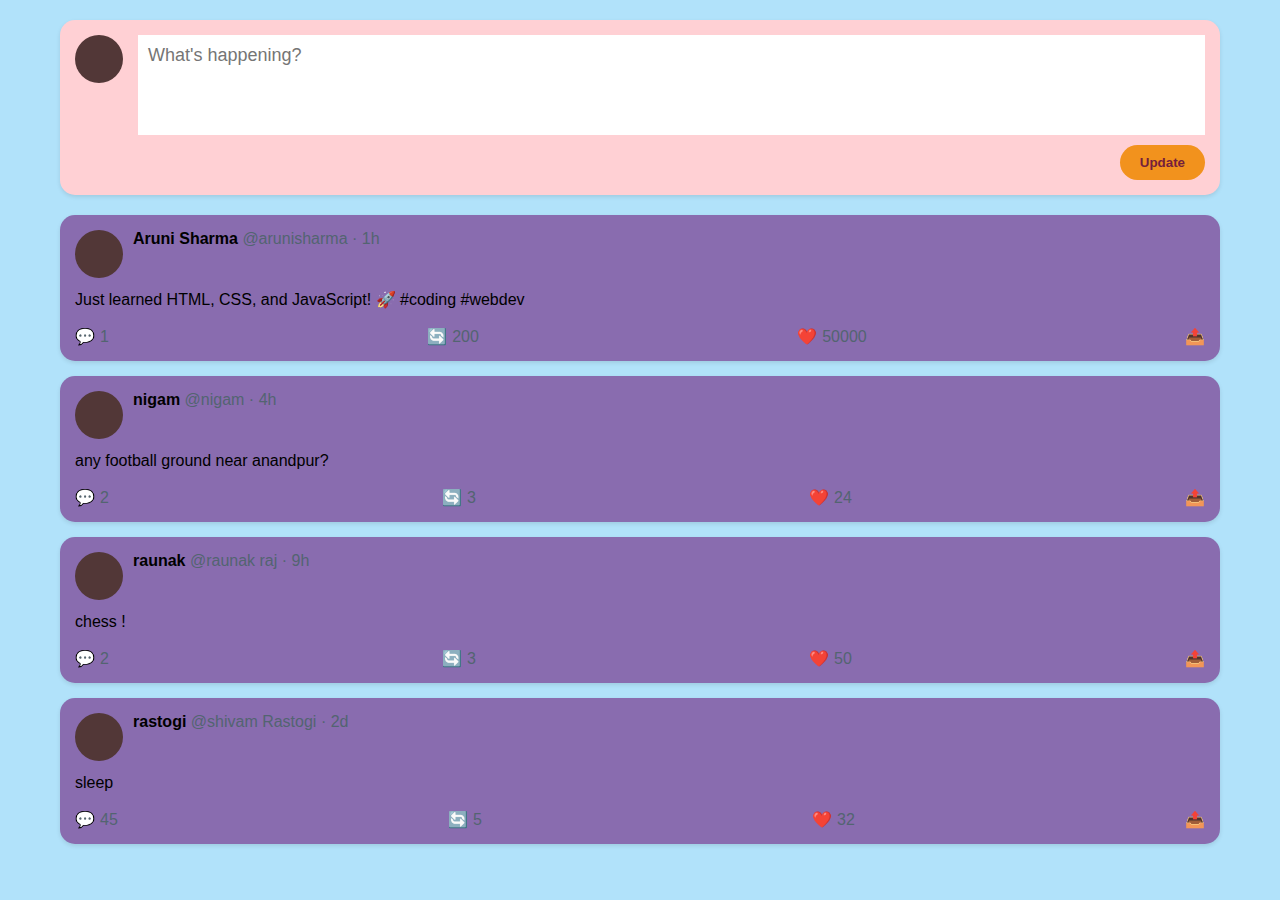
<file: com.html>
<!DOCTYPE html>
<html lang="en">
<head>
    <meta charset="UTF-8">
    <meta name="viewport" content="width=device-width, initial-scale=1.0">
    <title>Community</title>
    <link rel="stylesheet" href="com.css">
</head>
<body>
    <div class="container">
        <!-- Compose Tweet Section -->
        <div class="compose-tweet">
            <div class="compose-box">
                <div class="avatar"></div>
                <div class="compose-input">
                    <textarea placeholder="What's happening?" maxlength="280" id="tweetInput"></textarea>
                    <div class="tweet-actions">
                        <button class="tweet-button" onclick="postTweet()">Update</button>
                    </div>
                </div>
            </div>
        </div>

        <!-- Tweet Feed -->
        <div id="tweetFeed"></div>
    </div>

    <script src="com.js"></script>
</body>
</html>
</file>
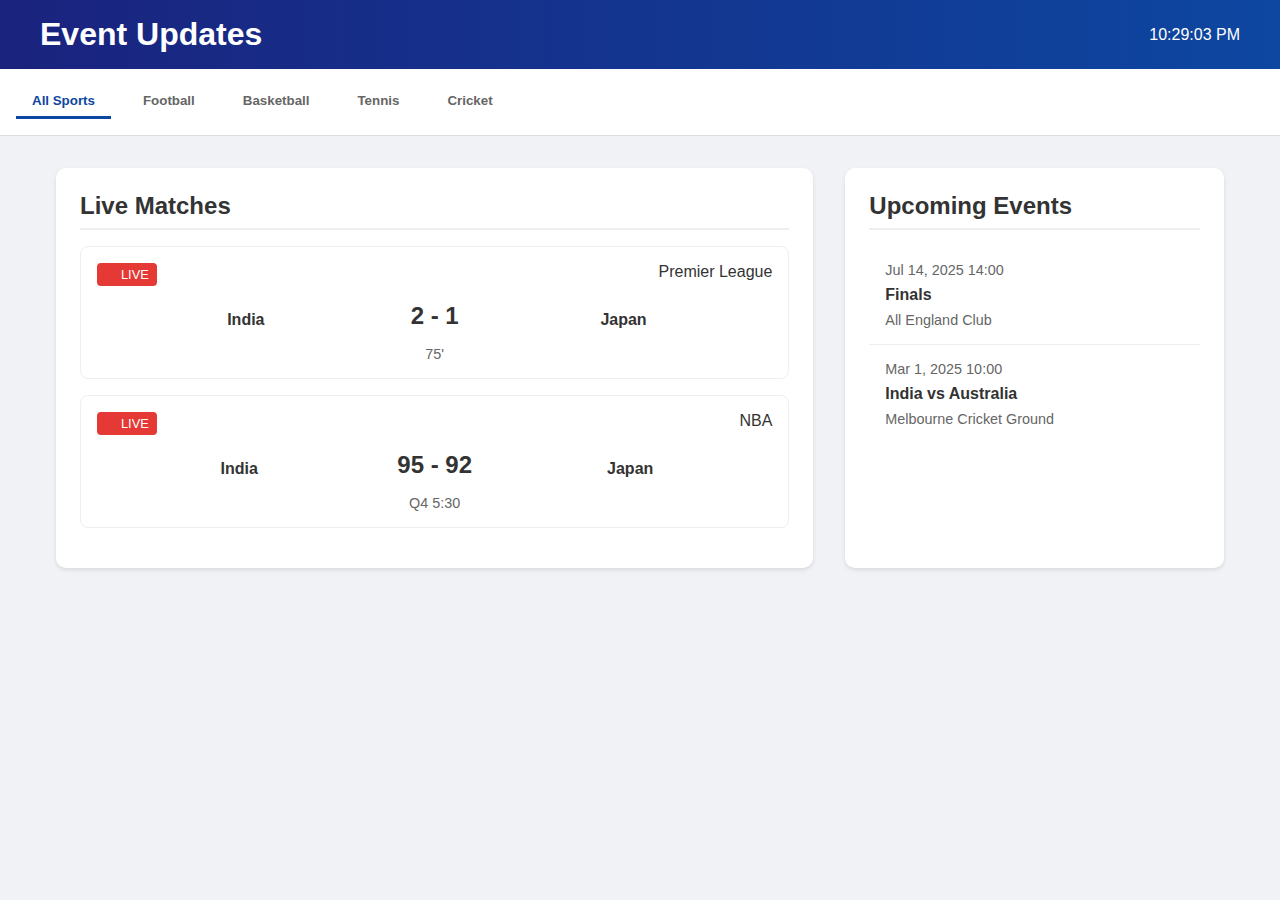
<file: event.html>
<!DOCTYPE html>
<html lang="en">
<head>
    <meta charset="UTF-8">
    <meta name="viewport" content="width=device-width, initial-scale=1.0">
    <title>Sports Events Dashboard</title>
    <style>
        * {
            margin: 0;
            padding: 0;
            box-sizing: border-box;
            font-family: 'Arial', sans-serif;
        }

        body {
            background-color: #f0f2f5;
            color: #333;
        }

        .header {
            background: linear-gradient(to right, #1a237e, #0d47a1);
            color: white;
            padding: 1rem;
            position: sticky;
            top: 0;
            z-index: 100;
        }

        .header-content {
            max-width: 1200px;
            margin: 0 auto;
            display: flex;
            justify-content: space-between;
            align-items: center;
        }

        .sport-tabs {
            display: flex;
            gap: 1rem;
            padding: 1rem;
            background-color: white;
            border-bottom: 1px solid #ddd;
        }

        .sport-tab {
            padding: 0.5rem 1rem;
            border: none;
            background: none;
            cursor: pointer;
            font-weight: bold;
            color: #666;
            border-bottom: 3px solid transparent;
        }

        .sport-tab.active {
            color: #0d47a1;
            border-bottom-color: #0d47a1;
        }

        .main-content {
            max-width: 1200px;
            margin: 2rem auto;
            padding: 0 1rem;
            display: grid;
            grid-template-columns: 2fr 1fr;
            gap: 2rem;
        }

        .live-matches {
            background: white;
            border-radius: 10px;
            padding: 1.5rem;
            box-shadow: 0 2px 4px rgba(0,0,0,0.1);
        }

        .match-card {
            border: 1px solid #eee;
            border-radius: 8px;
            padding: 1rem;
            margin-bottom: 1rem;
            transition: transform 0.2s;
        }

        .match-card:hover {
            transform: translateY(-2px);
            box-shadow: 0 4px 6px rgba(0,0,0,0.1);
        }

        .match-header {
            display: flex;
            justify-content: space-between;
            margin-bottom: 0.5rem;
        }

        .match-status {
            background-color: #e53935;
            color: white;
            padding: 0.25rem 0.5rem;
            border-radius: 4px;
            font-size: 0.8rem;
        }

        .match-teams {
            display: flex;
            justify-content: space-between;
            align-items: center;
            margin: 1rem 0;
        }

        .team {
            text-align: center;
            flex: 1;
        }

        .team-name {
            font-weight: bold;
            margin-top: 0.5rem;
        }

        .score {
            font-size: 1.5rem;
            font-weight: bold;
            padding: 0 1rem;
        }

        .match-info {
            color: #666;
            font-size: 0.9rem;
            text-align: center;
        }

        .upcoming-events {
            background: white;
            border-radius: 10px;
            padding: 1.5rem;
            box-shadow: 0 2px 4px rgba(0,0,0,0.1);
        }

        .event-item {
            padding: 1rem;
            border-bottom: 1px solid #eee;
        }

        .event-item:last-child {
            border-bottom: none;
        }

        .event-date {
            color: #666;
            font-size: 0.9rem;
        }

        .event-title {
            font-weight: bold;
            margin: 0.5rem 0;
        }

        .event-venue {
            color: #666;
            font-size: 0.9rem;
        }

        .live-indicator {
            display: inline-block;
            width: 8px;
            height: 8px;
            background-color: #e53935;
            border-radius: 50%;
            margin-right: 0.5rem;
            animation: blink 1s infinite;
        }

        @keyframes blink {
            50% { opacity: 0.5; }
        }

        .section-title {
            margin-bottom: 1rem;
            padding-bottom: 0.5rem;
            border-bottom: 2px solid #eee;
        }

        .notification {
            position: fixed;
            bottom: 20px;
            right: 20px;
            background: #323232;
            color: white;
            padding: 1rem;
            border-radius: 4px;
            display: none;
            animation: slideIn 0.3s ease-out;
        }

        @keyframes slideIn {
            from { transform: translateX(100%); }
            to { transform: translateX(0); }
        }
    </style>
</head>
<body>
    <header class="header">
        <div class="header-content">
            <h1>Event Updates</h1>
            <div id="clock"></div>
        </div>
    </header>

    <div class="sport-tabs">
        <button class="sport-tab active" data-sport="all">All Sports</button>
        <button class="sport-tab" data-sport="football">Football</button>
        <button class="sport-tab" data-sport="basketball">Basketball</button>
        <button class="sport-tab" data-sport="tennis">Tennis</button>
        <button class="sport-tab" data-sport="cricket">Cricket</button>
    </div>

    <main class="main-content">
        <section class="live-matches">
            <h2 class="section-title">Live Matches</h2>
            <div id="liveMatchesContainer"></div>
        </section>

        <section class="upcoming-events">
            <h2 class="section-title">Upcoming Events</h2>
            <div id="upcomingEventsContainer"></div>
        </section>
    </main>

    <div class="notification" id="notification"></div>

    <script>
        // Sample data for live matches
        const liveMatches = [
            {
                id: 1,
                sport: 'football',
                homeTeam: 'India',
                awayTeam: 'Japan',
                homeScore: 2,
                awayScore: 1,
                time: "75'",
                competition: 'Premier League'
            },
            {
                id: 2,
                sport: 'basketball',
                homeTeam: 'India',
                awayTeam: 'Japan',
                homeScore: 95,
                awayScore: 92,
                time: "Q4 5:30",
                competition: 'NBA'
            }
        ];

        // Sample data for upcoming events
        const upcomingEvents = [
            {
                id: 1,
                sport: 'tennis',
                title: 'Finals',
                date: '2025-07-14',
                time: '14:00',
                venue: 'All England Club'
            },
            {
                id: 2,
                sport: 'cricket',
                title: 'India vs Australia',
                date: '2025-03-01',
                time: '10:00',
                venue: 'Melbourne Cricket Ground'
            }
        ];

        // Function to create match card
        function createMatchCard(match) {
            return `
                <div class="match-card" data-sport="${match.sport}">
                    <div class="match-header">
                        <span class="match-status">
                            <span class="live-indicator"></span>LIVE
                        </span>
                        <span>${match.competition}</span>
                    </div>
                    <div class="match-teams">
                        <div class="team">
                            <div class="team-name">${match.homeTeam}</div>
                        </div>
                        <div class="score">${match.homeScore} - ${match.awayScore}</div>
                        <div class="team">
                            <div class="team-name">${match.awayTeam}</div>
                        </div>
                    </div>
                    <div class="match-info">${match.time}</div>
                </div>
            `;
        }

        // Function to create event item
        function createEventItem(event) {
            return `
                <div class="event-item" data-sport="${event.sport}">
                    <div class="event-date">${formatDate(event.date)} ${event.time}</div>
                    <div class="event-title">${event.title}</div>
                    <div class="event-venue">${event.venue}</div>
                </div>
            `;
        }

        // Function to format date
        function formatDate(dateStr) {
            const date = new Date(dateStr);
            return date.toLocaleDateString('en-US', { 
                month: 'short', 
                day: 'numeric', 
                year: 'numeric' 
            });
        }

        // Function to update clock
        function updateClock() {
            const clock = document.getElementById('clock');
            clock.textContent = new Date().toLocaleTimeString();
        }

        // Function to show notification
        function showNotification(message) {
            const notification = document.getElementById('notification');
            notification.textContent = message;
            notification.style.display = 'block';
            setTimeout(() => {
                notification.style.display = 'none';
            }, 3000);
        }

        // Function to render matches
        function renderMatches(sport = 'all') {
            const container = document.getElementById('liveMatchesContainer');
            const filteredMatches = sport === 'all' 
                ? liveMatches 
                : liveMatches.filter(match => match.sport === sport);
            
            container.innerHTML = filteredMatches.map(createMatchCard).join('');
        }

        // Function to render upcoming events
        function renderEvents(sport = 'all') {
            const container = document.getElementById('upcomingEventsContainer');
            const filteredEvents = sport === 'all' 
                ? upcomingEvents 
                : upcomingEvents.filter(event => event.sport === sport);
            
            container.innerHTML = filteredEvents.map(createEventItem).join('');
        }

        // Initialize page
        document.addEventListener('DOMContentLoaded', () => {
            renderMatches();
            renderEvents();
            updateClock();
            setInterval(updateClock, 1000);

            // Sport tabs functionality
            document.querySelectorAll('.sport-tab').forEach(tab => {
                tab.addEventListener('click', () => {
                    document.querySelector('.sport-tab.active').classList.remove('active');
                    tab.classList.add('active');
                    const sport = tab.dataset.sport;
                    renderMatches(sport);
                    renderEvents(sport);
                });
            });

            // Simulate live updates
            setInterval(() => {
                const randomMatch = liveMatches[Math.floor(Math.random() * liveMatches.length)];
                randomMatch.homeScore += Math.random() > 0.8 ? 1 : 0;
                randomMatch.awayScore += Math.random() > 0.8 ? 1 : 0;
                renderMatches(document.querySelector('.sport-tab.active').dataset.sport);
                
                if (Math.random() > 0.7) {
                    showNotification('Goal! ' + randomMatch.homeTeam + ' scores!');
                }
            }, 5000);
        });
    </script>
</body>
</html>
</file>
<file: com.css>
* {
    margin: 0;
    padding: 0;
    box-sizing: border-box;
    font-family: Arial, sans-serif;
}

body {
    background-color: #b1e2fa;
}

.container {
    max-width:1200px;
    margin: 0 auto;
    padding: 20px;
}

.compose-tweet {
    background: rgb(255, 208, 212);
    border-radius: 15px;
    padding: 15px;
    margin-bottom: 20px;
    box-shadow: 0 2px 4px rgba(0, 0, 0, 0.1);
}

.compose-box {
    display: flex;
    gap: 15px;
}

.avatar {
    width: 48px;
    height: 48px;
    border-radius: 50%;
    background-color: #523737;
}

.compose-input {
    flex-grow: 1;
    display: flex;
    flex-direction: column;
}

.compose-input textarea {
    border: none;
    resize: none;
    padding: 10px;
    font-size: 18px;
    margin-bottom: 10px;
    min-height: 100px;
}

.compose-input textarea:focus {
    outline: none;
}

.tweet-actions {
    display: flex;
    justify-content: flex-end;
}

.tweet-button {
    background-color: #f2921d;
    color: rgb(116, 32, 60);
    border: none;
    padding: 10px 20px;
    border-radius: 20px;
    font-weight: bold;
    cursor: pointer;
    transition: background-color 0.2s;
}

.tweet-button:hover {
    background-color: #1991db;
}

.tweet {
    background: rgb(137, 108, 175);
    border-radius: 15px;
    padding: 15px;
    margin-bottom: 15px;
    box-shadow: 0 2px 4px rgba(0, 0, 0, 0.1);
}

.tweet-header {
    display: flex;
    gap: 10px;
    margin-bottom: 10px;
}

.user-info {
    flex-grow: 1;
}

.user-name {
    font-weight: bold;
}

.user-handle, .tweet-time {
    color: #536471;
}

.tweet-content {
    margin-bottom: 15px;
    line-height: 1.5;
}

.tweet-engagement {
    display: flex;
    justify-content: space-between;
    color: #536471;
}

.engagement-action {
    display: flex;
    align-items: center;
    gap: 5px;
    cursor: pointer;
    transition: color 0.2s;
}

.engagement-action:hover {
    color: #1da1f2;
}

.engagement-action.retweet:hover {
    color: #00ba7c;
}

.engagement-action.like:hover {
    color: #f91880;
}
</file>
